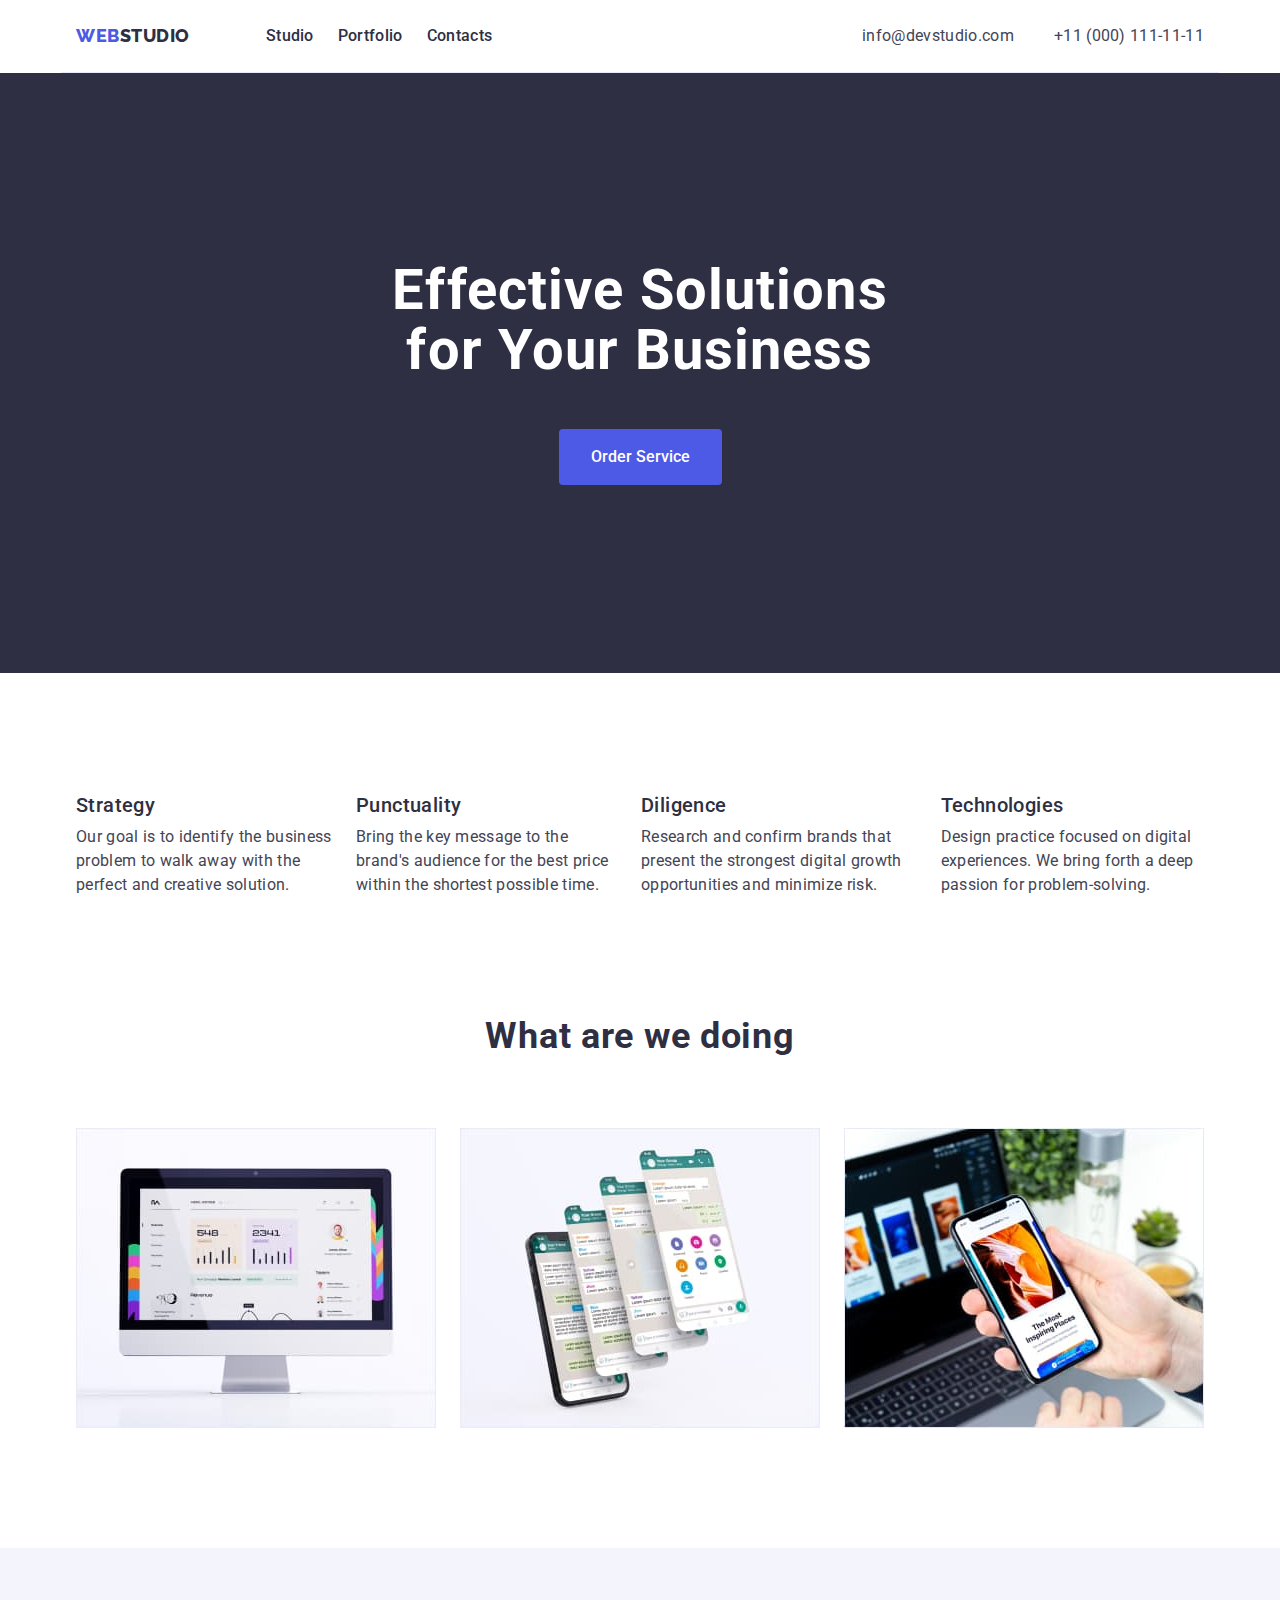
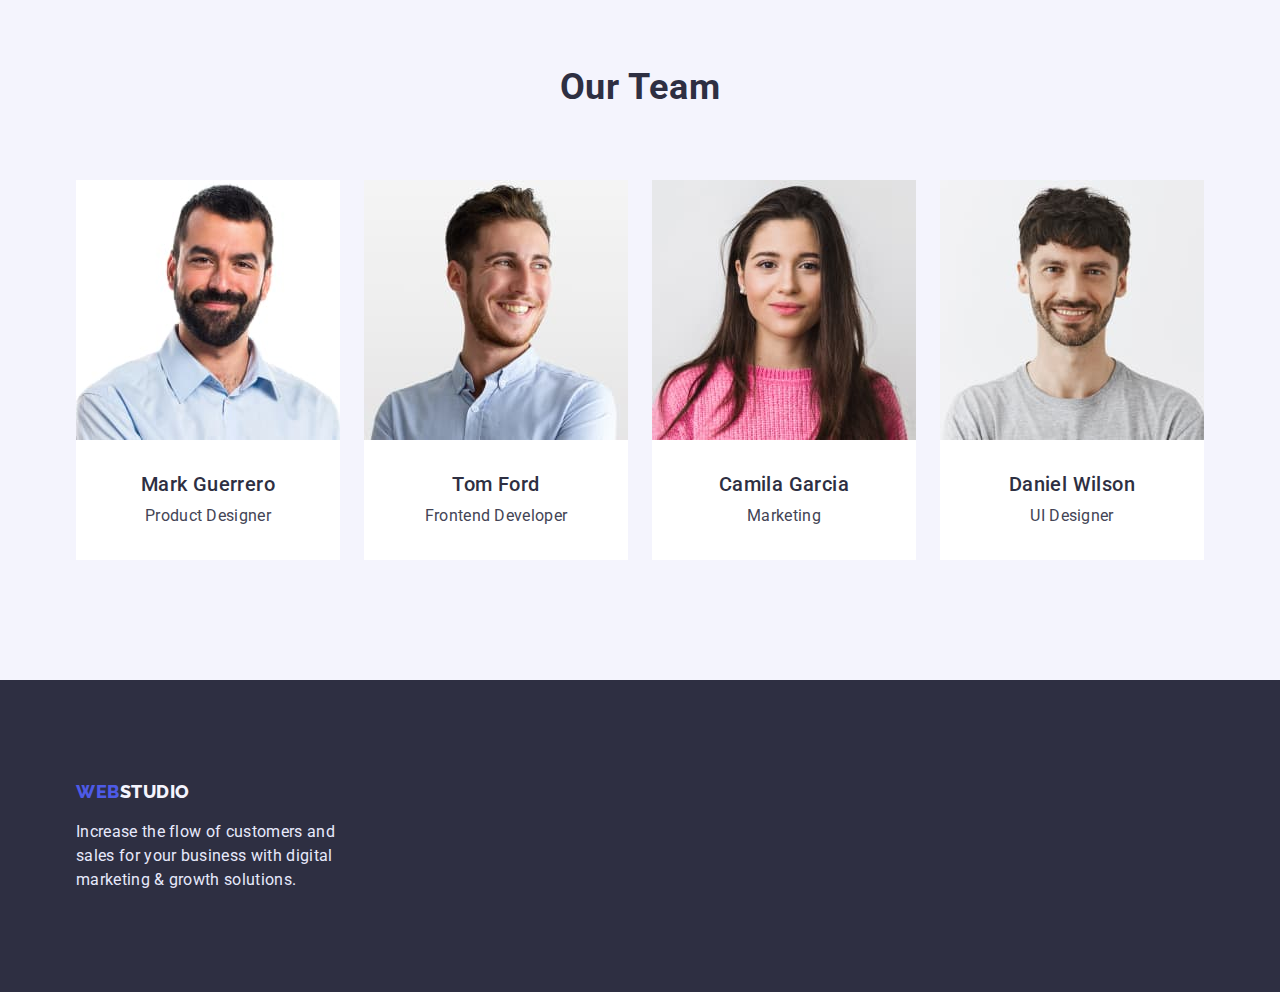
<file: index.html>
<!DOCTYPE html>
<html lang="en">
  <head>
    <meta charset="UTF-8" />
    <meta http-equiv="X-UA-Compatible" content="IE=edge" />
    <meta name="viewport" content="width=device-width, initial-scale=1.0" />
    <title>goit-markup-hw-01</title>
    <link rel="preconnect" href="https://fonts.googleapis.com" />
    <link rel="preconnect" href="https://fonts.gstatic.com" crossorigin />
    <link
      href="https://fonts.googleapis.com/css2?family=Raleway:wght@800&family=Roboto:wght@400;500;700&display=swap"
      rel="stylesheet"
    />
    <link
      rel="stylesheet"
      href="https://cdnjs.cloudflare.com/ajax/libs/modern-normalize/1.1.0/modern-normalize.min.css"
    />
    <link rel="stylesheet" href="./css/styles.css" />
  </head>
  <body>
    <header class="header-line">
      <div class="container">
        <nav class="nav-list">
          <a class="logo" href="./index.html">
            <span class="color-web">WEB</span
            ><span class="color-studio">STUDIO</span></a
          >
          <ul class="main-nav list">
            <li class="nav-item">
              <a class="nav-link" href="./index.html">Studio</a>
            </li>
            <li class="nav-item">
              <a class="nav-link" href="./portfolio.html">Portfolio</a>
            </li>
            <li class="nav-item"><a class="nav-link" href="">Contacts</a></li>
          </ul>
        </nav>
        <address>
          <ul class="nav-address list">
            <li>
              <a class="header-contact" href="mailto:info@devstudio.com"
                >info@devstudio.com</a
              >
            </li>
            <li>
              <a class="header-contact" href="tel:+110001111111"
                >+11 (000) 111-11-11</a
              >
            </li>
          </ul>
        </address>
      </div>
    </header>
    <main>
      <section class="hero">
        <div class="container">
          <h1 class="hero-title">Effective Solutions for Your Business</h1>
          <button class="button-hero" type="button">Order Service</button>
        </div>
      </section>
      <section class="about">
        <div class="container">
          <h2 class="visually-hidden">Advantages</h2>
          <ul class="about-list list">
            <li class="about-item">
              <h3 class="about-title">Strategy</h3>
              <p class="about-text">
                Our goal is to identify the business problem to walk away with
                the perfect and creative solution.
              </p>
            </li>
            <li class="about-item">
              <h3 class="about-title">Punctuality</h3>
              <p class="about-text">
                Bring the key message to the brand's audience for the best price
                within the shortest possible time.
              </p>
            </li>
            <li class="about-item">
              <h3 class="about-title">Diligence</h3>
              <p class="about-text">
                Research and confirm brands that present the strongest digital
                growth opportunities and minimize risk.
              </p>
            </li>
            <li class="about-item">
              <h3 class="about-title">Technologies</h3>
              <p class="about-text">
                Design practice focused on digital experiences. We bring forth a
                deep passion for problem-solving.
              </p>
            </li>
          </ul>
        </div>
      </section>
      <section class="work">
        <div class="container">
          <h2 class="work-slogan">What are we doing</h2>
          <ul class="work-list list">
            <li class="work-img">
              <img
                src="./images/monitor.jpg"
                width="360"
                height="300"
                alt="monitor"
              />
            </li>
            <li>
              <img
                src="./images/smartphone.jpg"
                width="360"
                height="300"
                alt="smart"
              />
            </li>
            <li>
              <img
                src="./images/nout.jpg"
                width="360"
                height="300"
                alt="nout"
              />
            </li>
          </ul>
        </div>
      </section>
      <section class="people">
        <div class="container">
          <h2 class="people-slogan">Our Team</h2>
          <ul class="people-list list">
            <li class="people-img">
              <img
                src="./images/mark.jpg"
                width="264"
                height="260"
                alt="mark"
              />
              <div class="master">
                <h3 class="name">Mark Guerrero</h3>
                <p class="job">Product Designer</p>
              </div>
            </li>
            <li class="people-img">
              <img src="./images/tom.jpg" width="264" height="260" alt="tom" />
              <div class="master">
                <h3 class="name">Tom Ford</h3>
                <p class="job">Frontend Developer</p>
              </div>
            </li>
            <li class="people-img">
              <img
                src="./images/camila.jpg"
                width="264"
                height="260"
                alt="camila"
              />
              <div class="master">
                <h3 class="name">Camila Garcia</h3>
                <p class="job">Marketing</p>
              </div>
            </li>
            <li class="people-img">
              <img
                src="./images/daniel.jpg"
                width="264"
                height="260"
                alt="daniel"
              />
              <div class="master">
                <h3 class="name">Daniel Wilson</h3>
                <p class="job">UI Designer</p>
              </div>
            </li>
          </ul>
        </div>
      </section>
    </main>
    <footer class="footer">
      <div class="container">
        <a class="footer-logo" href="./index.html">
          <span class="color-web">WEB</span
          ><span class="color-studio-footer">STUDIO</span></a
        >
        <p class="footer-text">
          Increase the flow of customers and sales for your business with
          digital marketing & growth solutions.
        </p>
      </div>
    </footer>
  </body>
</html>
</file>
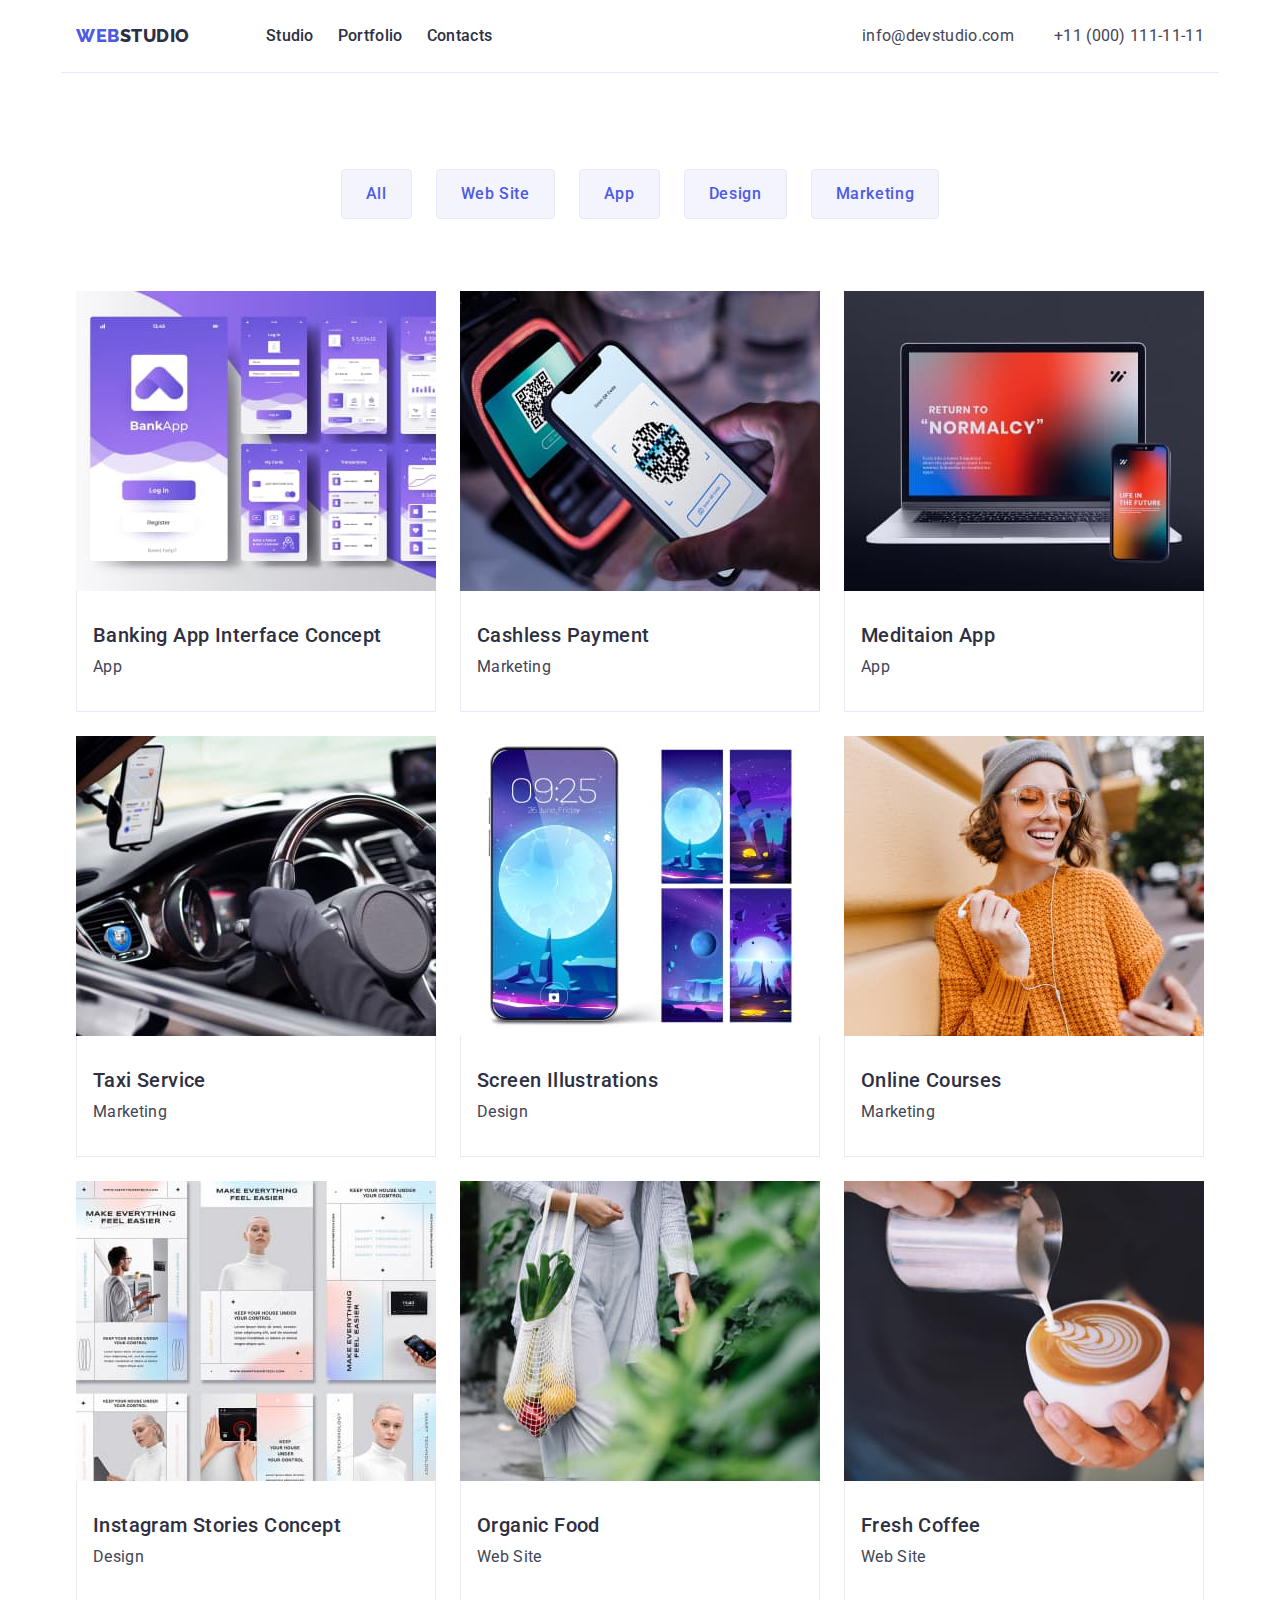
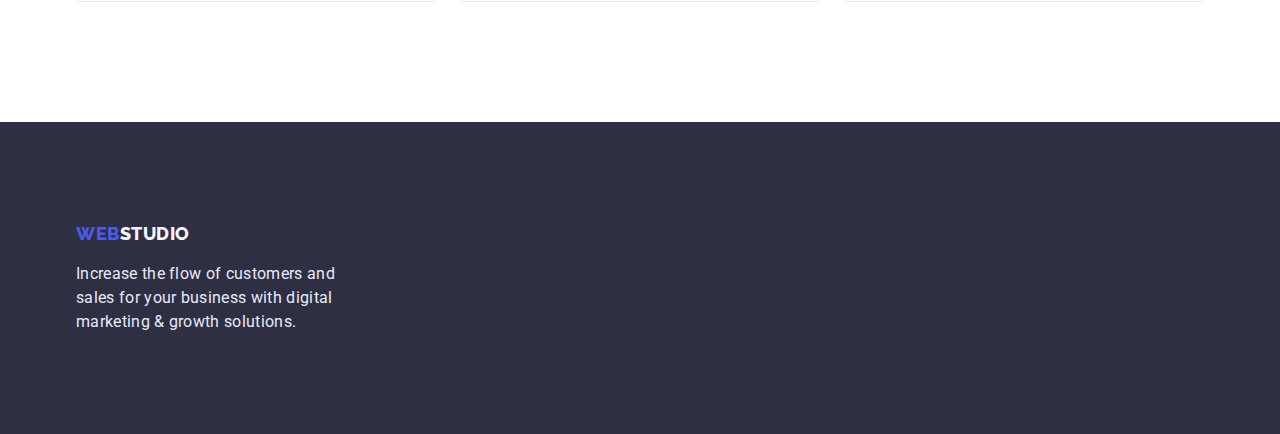
<file: portfolio.html>
<!DOCTYPE html>
<html lang="en">
  <head>
    <meta charset="UTF-8" />
    <meta http-equiv="X-UA-Compatible" content="IE=edge" />
    <meta name="viewport" content="width=device-width, initial-scale=1.0" />
    <title><goit-markup-hw-02></goit-markup-hw-02></title>
    <link rel="preconnect" href="https://fonts.googleapis.com" />
    <link rel="preconnect" href="https://fonts.gstatic.com" crossorigin />
    <link
      href="https://fonts.googleapis.com/css2?family=Raleway:wght@800&family=Roboto:wght@400;500;700&display=swap"
      rel="stylesheet"
    />
    <link
      rel="stylesheet"
      href="https://cdnjs.cloudflare.com/ajax/libs/modern-normalize/1.1.0/modern-normalize.min.css"
    />
    <link rel="stylesheet" href="./css/styles.css" />
  </head>
  <body>
    <header class="header-line">
      <div class="container">
        <nav class="nav-list">
          <a class="logo" href="./index.html">
            <span class="color-web">WEB</span
            ><span class="color-studio">STUDIO</span></a
          >
          <ul class="main-nav list">
            <li class="nav-item">
              <a class="nav-link" href="./index.html">Studio</a>
            </li>
            <li class="nav-item">
              <a class="nav-link" href="./portfolio.html">Portfolio</a>
            </li>
            <li class="nav-item"><a class="nav-link" href="">Contacts</a></li>
          </ul>
        </nav>
        <address>
          <ul class="nav-address list">
            <li>
              <a class="header-contact" href="mailto:info@devstudio.com"
                >info@devstudio.com</a
              >
            </li>
            <li>
              <a class="header-contact" href="tel:+110001111111"
                >+11 (000) 111-11-11</a
              >
            </li>
          </ul>
        </address>
      </div>
    </header>
    <main>
      <section class="nav-portfolio">
        <div class="container">
          <h1 class="visually-hidden">portfolio</h1>
          <ul class="nav-button list">
            <li><button class="button-portfolio" type="button">All</button></li>
            <li>
              <button class="button-portfolio" type="button">Web Site</button>
            </li>
            <li><button class="button-portfolio" type="button">App</button></li>
            <li>
              <button class="button-portfolio" type="button">Design</button>
            </li>
            <li>
              <button class="button-portfolio" type="button">Marketing</button>
            </li>
          </ul>
          <ul class="section-img list">
            <li class="section-item">
              <a class="link" href="">
                <img
                  src="./images/bankapp.jpg"
                  width="360"
                  height="300"
                  alt="bankapp"
                />
              </a>
              <div class="card-info">
                <h2 class="img-title">Banking App Interface Concept</h2>
                <p class="img-text">App</p>
              </div>
            </li>
            <li class="section-item">
              <a class="link" href="">
                <img src="./images/qr.jpg" width="360" height="300" alt="qr" />
              </a>
              <div class="card-info">
                <h2 class="img-title">Cashless Payment</h2>
                <p class="img-text">Marketing</p>
              </div>
            </li>
            <li class="section-item">
              <a class="link" href="">
                <img
                  src="./images/meditapp.jpg"
                  width="360"
                  height="300"
                  alt="meditapp"
              /></a>
              <div class="card-info">
                <h2 class="img-title">Meditaion App</h2>
                <p class="img-text">App</p>
              </div>
            </li>
            <li class="section-item">
              <a class="link" href="">
                <img
                  src="./images/taxi.jpg"
                  width="360"
                  height="300"
                  alt="taxi"
              /></a>
              <div class="card-info">
                <h3 class="img-title">Taxi Service</h3>
                <p class="img-text">Marketing</p>
              </div>
            </li>
            <li class="section-item">
              <a class="link" href="">
                <img
                  src="./images/screen.jpg"
                  width="360"
                  height="300"
                  alt="screen"
              /></a>
              <div class="card-info">
                <h2 class="img-title">Screen Illustrations</h2>
                <p class="img-text">Design</p>
              </div>
            </li>
            <li class="section-item">
              <a class="link" href="">
                <img
                  src="./images/onlinecur.jpg"
                  width="360"
                  height="300"
                  alt="onlinecur"
              /></a>
              <div class="card-info">
                <h2 class="img-title">Online Courses</h2>
                <p class="img-text">Marketing</p>
              </div>
            </li>
            <li class="section-item">
              <a class="link" href="">
                <img
                  src="./images/insta.jpg"
                  width="360"
                  height="300"
                  alt="insta"
              /></a>
              <div class="card-info">
                <h2 class="img-title">Instagram Stories Concept</h2>
                <p class="img-text">Design</p>
              </div>
            </li>
            <li class="section-item">
              <a class="link" href="">
                <img
                  src="./images/organik.jpg"
                  width="360"
                  height="300"
                  alt="organik"
                />
              </a>
              <div class="card-info">
                <h2 class="img-title">Organic Food</h2>
                <p class="img-text">Web Site</p>
              </div>
            </li>
            <li class="section-item">
              <a class="link" href="">
                <img
                  src="./images/cofee.jpg"
                  width="360"
                  height="300"
                  alt="cofee"
              /></a>
              <div class="card-info">
                <h2 class="img-title">Fresh Coffee</h2>
                <p class="img-text">Web Site</p>
              </div>
            </li>
          </ul>
        </div>
      </section>
    </main>
    <footer class="footer">
      <div class="container">
        <a class="footer-logo" href="./index.html">
          <span class="color-web">WEB</span
          ><span class="color-studio-footer">STUDIO</span></a
        >
        <p class="footer-text">
          Increase the flow of customers and sales for your business with
          digital marketing & growth solutions.
        </p>
      </div>
    </footer>
  </body>
</html>
</file>
<file: css/styles.css>
:root {
    --white: #fff;
    --navy: #2e2f42;
    --cl-hover: #404bbf;
    --contact-cl: #434455;
    --blue: #4d5ae5;
    --white-two: #e7e9fc;
    --white-three: #f4f4fd
   ;}

ul {
    list-style-type: none;
}

a {
    text-decoration: none;
}

button {font-family: inherit;}

img {display: block;}

h1, h2, h3, h4, h5, h6, p {
    margin: 0;
    padding: 0;
}
.visually-hidden {
    position: absolute;
    top: -150%;
    z-index: -100;
    width: 0;
    height: 0;
    opacity: 0;
    visibility: hidden;
    user-select: none;
    pointer-events: none;
    cursor: none;
    margin: 0;
    padding: 0;
    overflow: hidden;
    border: none;
    outline: none;
    white-space: nowrap;
}
body {
    font-family: 'Roboto', sans-serif;
    color: var(--contact-cl);
    background-color: var(--white);
    
}

.container {
    width: 100%;
    max-width: 1158px;
    padding: 0 15px;
    margin-left: auto;
    margin-right: auto;

}
.list {
    margin: 0;
    padding-left: 0;
}
.header-line .container  {
    display: flex;
    justify-content: space-between;
    align-items: center;
    width: 100%;
    padding: 0 15px;
    margin: 0 auto;
    border-bottom: 1px solid var(--white-two);

}

.logo {
    font-family: "Raleway", sans-serif;
    font-weight: 800;
    font-size: 18px;
    line-height: 1.33;
    letter-spacing: 0.03em;
    text-decoration: none;
    display: block;
    padding-top: 24px ;
    padding-bottom: 24px ;
    margin-right: 76px;
    text-align: center;

    
    }

.color-web {
    color: var(--blue);
}

.color-studio {
    color: #2E2F42;
}

.main-nav{
    display: flex;
    align-items: center;
    
}
.nav-list {
    display: flex;
    flex-grow: 1;
    margin-right: auto;
    
   
}
.nav-link{
    color: var(--navy);
    font-weight: 500;
    font-size: 16px;
    line-height: 1.5;
    letter-spacing: 0.02em;
    text-decoration: none;
    display: inline-block;
        padding-top: 24px;
        padding-bottom: 24px;
    }

.nav-link:hover,
.nav-link:focus
{color: var(--cl-hover);}

 .nav-item:not(:last-child) {
   margin-right: 24px;
 }


.header-contact {
    color: var(--contact-cl);
        font-size: 16px;
        line-height: 1.5;
        letter-spacing: 0.02em;
        font-style: normal;
        text-decoration: none;
        
    
}
.header-contact:hover,
.header-contact:focus{
    color: var(--cl-hover);}
.nav-address {
    display: flex;
    gap: 40px;
    padding: 0;
    margin: 0;
    padding-top: 24px;
    padding-bottom: 24px;
}

  
.hero {
    padding-top: 188px;
        padding-bottom: 188px;
        background-color: var(--navy);
        text-align: center;
}
    

.hero-title {
    color: var(--white);
        font-size: 56px;
        line-height: 1.07;
        letter-spacing: 0.02em;
        margin: 0 auto 48px;
        max-width: 496px;
        margin-left: auto;
        margin-right: auto;
       
          
      
}
.hero .container {
        justify-content: space-between;
        align-items: center;
}
.button-hero {
    color: var(--white);
    font-weight: 500;
    font-size: 16px;
    line-height: 1.5;
    border: none;
    background-color: var(--blue);
    border-radius: 4px;
    cursor: pointer;
    padding: 16px 32px;
    text-align: center;
}

.button-hero:hover,
.button-hero:focus {
    color: var(--white);
    font-weight: 500;
    font-size: 16px;
    line-height: 24px;
    border: none;
    background-color: var(--cl-hover);
    border-radius: 4px;
    cursor: pointer;
}

.about {
    padding-top: 120px;
    padding-bottom: 120px;
}
.about-list {
    display: flex;
    flex-basis:calc((100% - 3 * 24px) / 4);}

.about-item:not(:last-child){
  margin-right: 24px;
}

.about-title{
    color: var(--navy) ;
    font-weight: 500;
        font-size: 20px;
        line-height: 1.2;
        letter-spacing: 0.02em;
        margin-bottom: 8px
}
.about-text {
    color: var(--contact-cl);
        font-size: 16px;
        line-height: 1.5;
        letter-spacing: 0.02em;
        
}

.work  {
    padding-bottom: 120px;
}
.work-slogan{
        color:var(--navy);
        font-size: 36px;
        line-height: 1.1;
        letter-spacing: 0.02em;
        margin-bottom: 72px;
        padding-top: 0;
        text-align: center;
    }
.work-list {
    display: flex;
    gap: 24px;
    padding-left: 0;
   
}

.people {
    padding-top: 120px;
        padding-bottom: 120px;
        background-color: var(--white-three);
}
.people .container {
    background-color: var(--white-three);

}

.people-slogan {
    color: var(--navy);
    font-size: 36px;
    line-height: 1.1;
    letter-spacing: 0.02em;
    margin-bottom: 72px;
    text-align: center;
}  
.people-list {
    display: flex;
    gap: 24px;
    padding-left: 0;
}
.people-img {
flex-basis:  calc(( 100% - 3 * 24px) / 4);
background-color: var(--white);}

.master {
    display: flex;
        flex-direction: column;
        align-items: center;
        padding-top: 32px;
        padding-bottom: 32px;

}
.name {
        color: var(--navy);
        font-weight: 500;
        font-size: 20px;
        line-height: 1.2;
        letter-spacing: 0.02em;
        margin-bottom: 8px;
    }
   .job{
        color:var(--contact-cl);
        font-size: 16px;
        line-height: 1.5;
        letter-spacing: 0.02em
    }


.footer {
    background-color:var(--navy) ;
    padding-top: 100px;
        padding-bottom: 100px;
}
.footer-text{
    color: var(--white-two);
        font-size: 16px;
        line-height: 1.5;
        letter-spacing: 0.02em;
        width: 264px;

}
.footer-logo {
    font-family: "Raleway", sans-serif;
    font-weight: 800;
    font-size: 18px;
    line-height: 1.33;
    letter-spacing: 0.03em;
    text-decoration: none;
    display: block;
    margin-bottom: 16px;
}
.color-studio-footer {
    color: var(--white-three);
}

.nav-portfolio {
    padding-top: 96px ;
    padding-bottom: 120px;
}
.nav-button  {
    display: flex;
    gap: 24px;
    flex-basis: calc((100% - 4 * 24px) / 5);
justify-content: center;
margin-bottom: 72px;

}
.button-portfolio  {
color: var(--blue);
background-color: var(--white-three);
border: 1px solid var(--white-two);
    border-radius: 4px;
    cursor: pointer;
    font-weight: 500;
        font-size: 16px;
        line-height: 1.5;
        letter-spacing: 0.04em;
        font-family: inherit;
        padding: 12px 24px;
}
.button-portfolio:hover,
.button-portfolio:focus {
    color: var(--white-two);
    background-color: var(--cl-hover);
    border-radius: 4px;
    cursor: pointer;
}

.section-img {
    display: flex;
    gap: 24px;
flex-wrap: wrap;
}
.section-item {
    flex-basis: calc((100% - 2 * 24px) / 3);
}
.card-info {
border: 1px solid var(--white-two);
border-top: none;
padding-top: 32px;
padding-bottom: 32px;
padding-left: 16px;
}
.img-title {
color: var(--navy);
    font-weight: 500;
    font-size: 20px;
    line-height: 1.2;
    letter-spacing: 0.02em;
    margin-bottom: 8px;
   
}

.img-text {
color: var(--contact-cl);
    font-size: 16px;
    line-height: 1.5;
    letter-spacing: 0.02em
}

.link {
    text-decoration: none;
   

}
</file>
